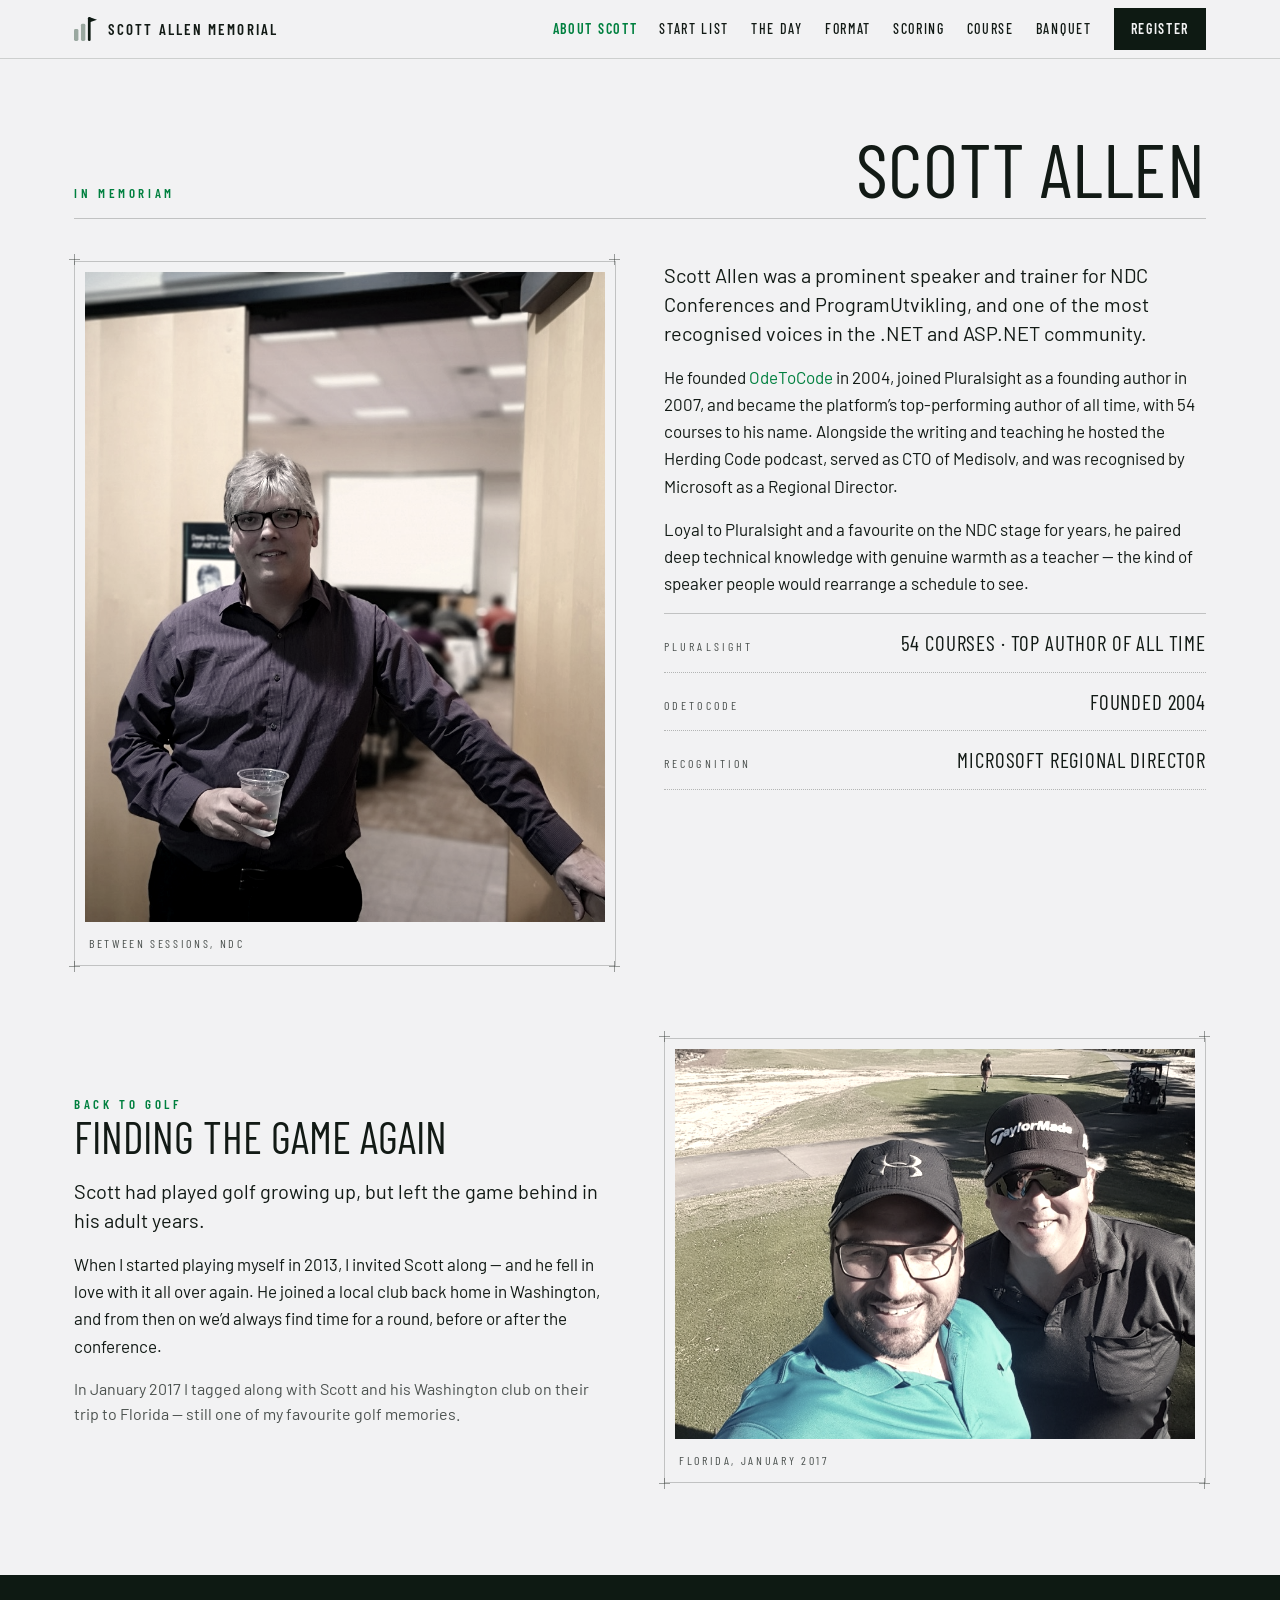
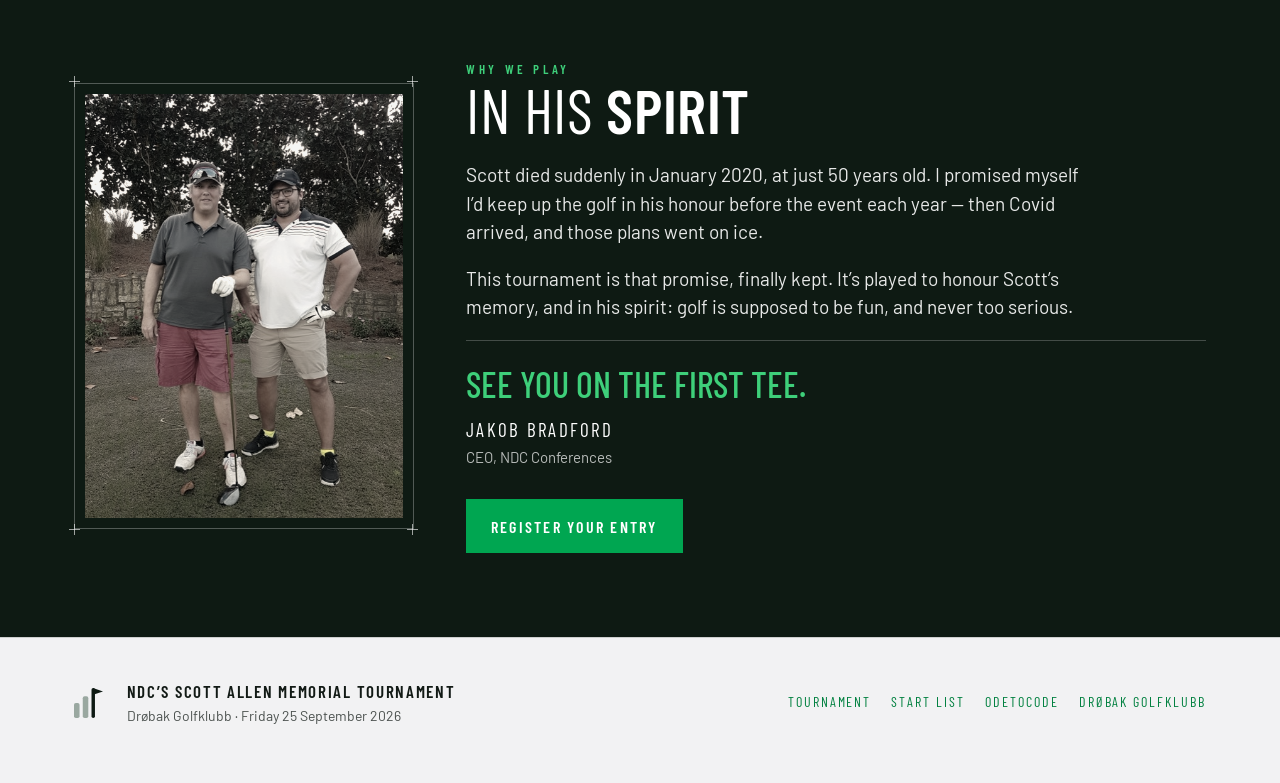
<file: about.html>
<!DOCTYPE html>
<html lang="en">
<head>
<meta charset="UTF-8" />
<meta name="viewport" content="width=device-width, initial-scale=1" />
<title>About Scott Allen &mdash; NDC&rsquo;s Scott Allen Memorial Tournament</title>
<meta name="description" content="In memoriam: Scott Allen — speaker and trainer for NDC Conferences, founding Pluralsight author, and the friend this tournament is played for." />
<meta property="og:title" content="About Scott Allen" />
<meta property="og:description" content="In memoriam: Scott Allen — and why NDC plays this tournament in his spirit." />
<meta property="og:type" content="website" />
<link rel="preconnect" href="https://fonts.googleapis.com" />
<link rel="preconnect" href="https://fonts.gstatic.com" crossorigin />
<link href="https://fonts.googleapis.com/css2?family=Barlow+Condensed:wght@400;500;600&family=Barlow:wght@400;500;600;700&display=swap" rel="stylesheet" />
<link rel="icon" href="assets/brand/favicon.svg" type="image/svg+xml" />
<link rel="stylesheet" href="styles.css" />
</head>
<body>

<header class="nav">
  <div class="nav-inner">
    <a class="brand" href="index.html">
      <img class="brand-mark" src="assets/brand/mark-ink.svg" alt="" />
      <span class="brand-name">Scott&nbsp;Allen Memorial</span>
    </a>
    <nav class="nav-links" id="navLinks">
      <span class="nav-current">About Scott</span>
      <a href="start-list.html">Start List</a>
      <a href="index.html#day">The Day</a>
      <a href="index.html#format">Format</a>
      <a href="index.html#scoring">Scoring</a>
      <a href="index.html#course">Course</a>
      <a href="index.html#banquet">Banquet</a>
      <a class="btn btn-dark btn-sm" href="index.html#register">Register</a>
    </nav>
    <button type="button" class="nav-toggle" id="navToggle" aria-expanded="false" aria-controls="navLinks" aria-label="Open menu">
      <span></span><span></span><span></span>
    </button>
  </div>
</header>

<main id="top">

  <!-- IN MEMORIAM -->
  <section class="sec sec-top">
    <div class="sec-head">
      <span class="sec-num">In Memoriam</span>
      <h1 class="sec-title sec-title-xl">Scott Allen</h1>
    </div>

    <div class="bio-top">
      <div class="bio-media"><span class="plus"></span><span class="plus plus-tr"></span><span class="plus plus-bl"></span><span class="plus plus-br"></span>
        <img src="assets/scott-portrait.jpg" alt="Scott Allen at an NDC conference" class="duo bio-portrait" />
        <div class="bio-caption">Between sessions, NDC</div>
      </div>
      <div class="prose">
        <p class="lead">Scott Allen was a prominent speaker and trainer for NDC Conferences and ProgramUtvikling, and one of the most recognised voices in the .NET and ASP.NET community.</p>
        <p>He founded <a href="https://odetocode.com" target="_blank" rel="noopener">OdeToCode</a> in 2004, joined Pluralsight as a founding author in 2007, and became the platform&rsquo;s top-performing author of all time, with 54 courses to his name. Alongside the writing and teaching he hosted the Herding Code podcast, served as CTO of Medisolv, and was recognised by Microsoft as a Regional Director.</p>
        <p>Loyal to Pluralsight and a favourite on the NDC stage for years, he paired deep technical knowledge with genuine warmth as a teacher &mdash; the kind of speaker people would rearrange a schedule to see.</p>
        <div class="record-list">
          <div class="record-row"><span class="cell-label">Pluralsight</span><span class="record-val">54 courses &middot; top author of all time</span></div>
          <div class="record-row"><span class="cell-label">OdeToCode</span><span class="record-val">Founded 2004</span></div>
          <div class="record-row"><span class="cell-label">Recognition</span><span class="record-val">Microsoft Regional Director</span></div>
        </div>
      </div>
    </div>

    <div class="bio-top bio-flip bio-later">
      <div class="prose">
        <div class="sec-num sec-num-block">Back to golf</div>
        <h2 class="bio-h">Finding the game again</h2>
        <p class="lead">Scott had played golf growing up, but left the game behind in his adult years.</p>
        <p>When I started playing myself in 2013, I invited Scott along &mdash; and he fell in love with it all over again. He joined a local club back home in Washington, and from then on we&rsquo;d always find time for a round, before or after the conference.</p>
        <p>In January 2017 I tagged along with Scott and his Washington club on their trip to Florida &mdash; still one of my favourite golf memories.</p>
      </div>
      <div class="bio-media"><span class="plus"></span><span class="plus plus-tr"></span><span class="plus plus-bl"></span><span class="plus plus-br"></span>
        <img src="assets/florida-tee.jpg" alt="Jakob Bradford and Scott Allen on the tee in Florida" class="duo bio-florida" />
        <div class="bio-caption">Florida, January 2017</div>
      </div>
    </div>
  </section>

  <!-- WHY WE PLAY -->
  <section class="spirit-band">
    <div class="spirit-grid">
      <div class="spirit-media"><span class="plus light"></span><span class="plus plus-tr light"></span><span class="plus plus-bl light"></span><span class="plus plus-br light"></span>
        <img src="assets/pair-driver.jpg" alt="Scott Allen and Jakob Bradford on the first tee" class="duo-heavy spirit-photo" />
      </div>
      <div class="spirit-text">
        <div class="sec-num bright sec-num-block">Why we play</div>
        <h2 class="sec-title light spirit-h">In his <span class="fw">spirit</span></h2>
        <p class="lead light spirit-p">Scott died suddenly in January 2020, at just 50 years old. I promised myself I&rsquo;d keep up the golf in his honour before the event each year &mdash; then Covid arrived, and those plans went on ice.</p>
        <p class="lead light spirit-p">This tournament is that promise, finally kept. It&rsquo;s played to honour Scott&rsquo;s memory, and in his spirit: golf is supposed to be fun, and never too serious.</p>
        <div class="spirit-signoff">
          <div class="ss-line">See you on the first tee.</div>
          <div class="ss-name">Jakob Bradford</div>
          <div class="ss-role">CEO, NDC Conferences</div>
        </div>
        <a class="btn btn-green spirit-cta" href="index.html#register">Register your entry</a>
      </div>
    </div>
  </section>

</main>

<footer class="foot">
  <div class="foot-inner">
    <img class="foot-mark" src="assets/brand/mark-ink.svg" alt="" />
    <div>
      <div class="foot-name">NDC&rsquo;s Scott Allen Memorial Tournament</div>
      <div class="foot-sub">Drøbak Golfklubb &middot; Friday 25 September 2026</div>
    </div>
    <div class="foot-links">
      <a href="index.html">Tournament</a>
      <a href="start-list.html">Start List</a>
      <a href="https://odetocode.com" target="_blank" rel="noopener">OdeToCode</a>
      <a href="https://drobakgolf.no" target="_blank" rel="noopener">Drøbak Golfklubb</a>
    </div>
  </div>
</footer>

<script src="nav.js"></script>
</body>
</html>
</file>
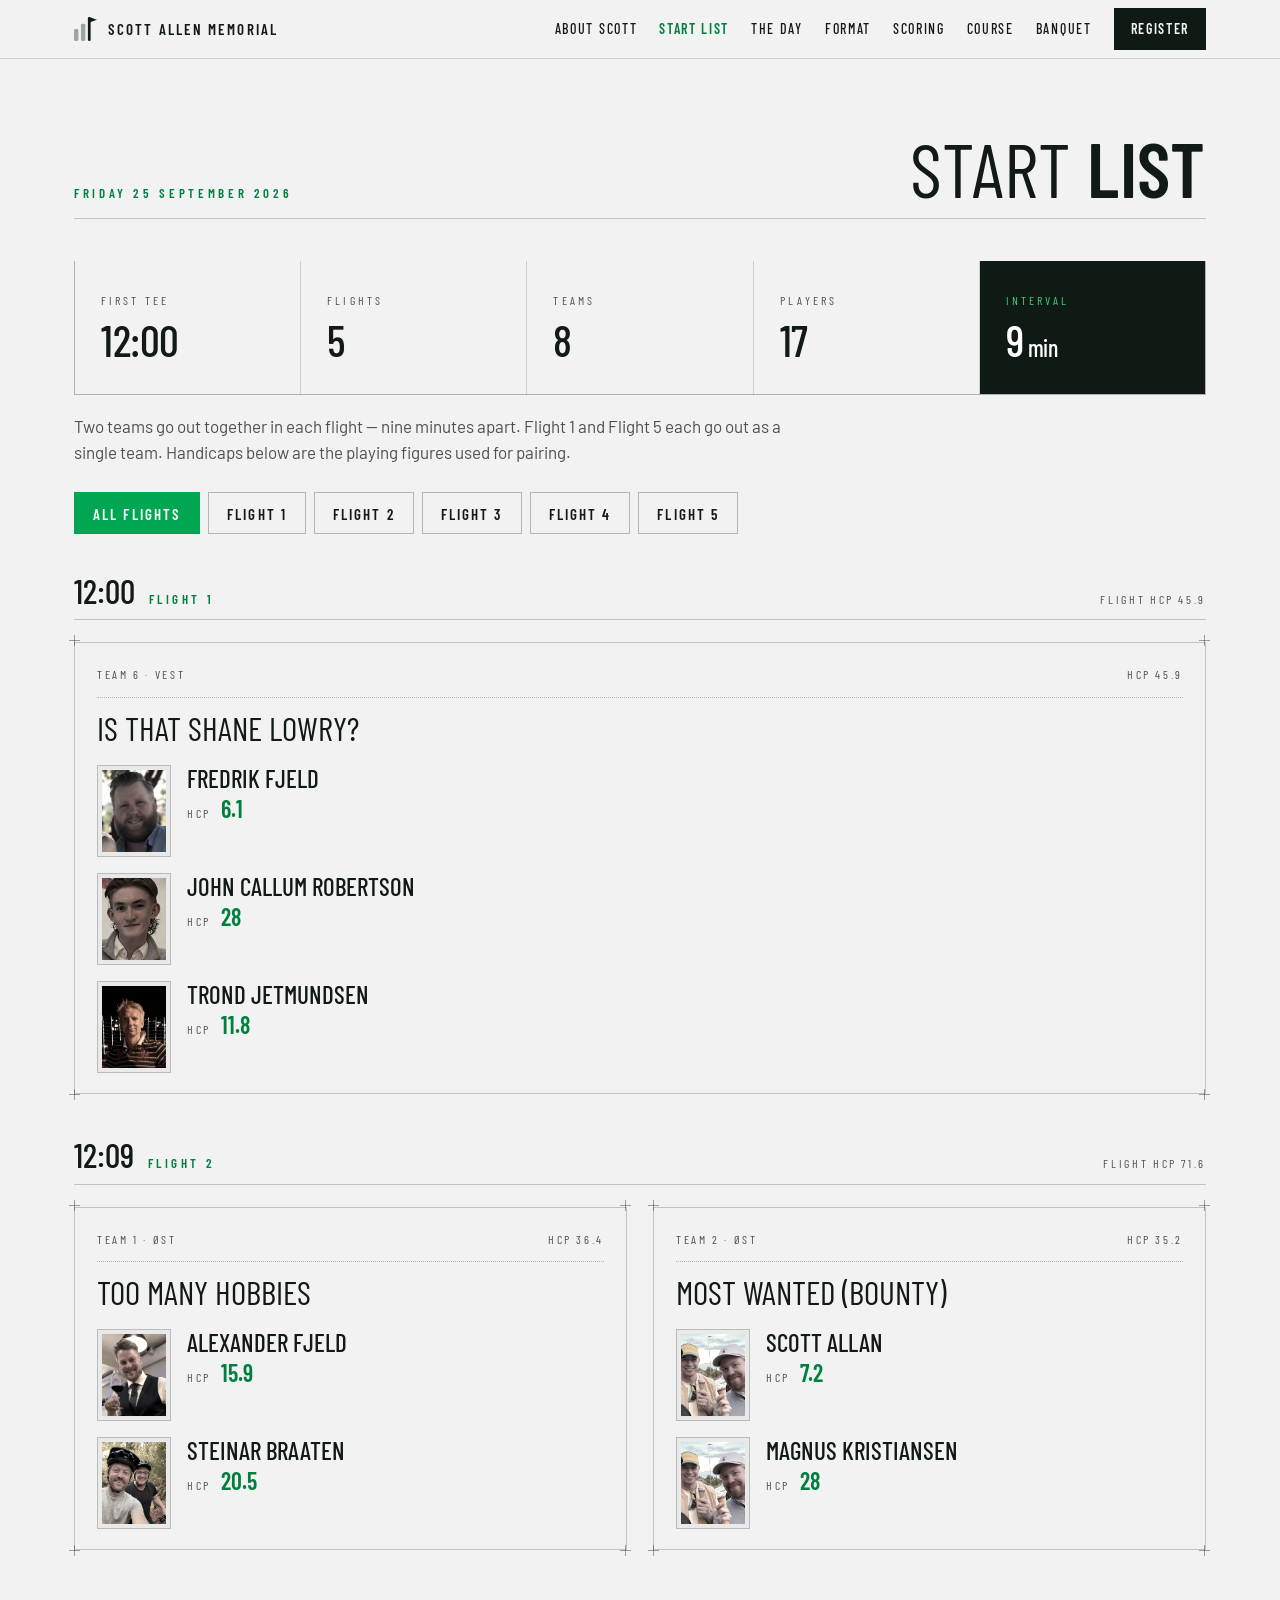
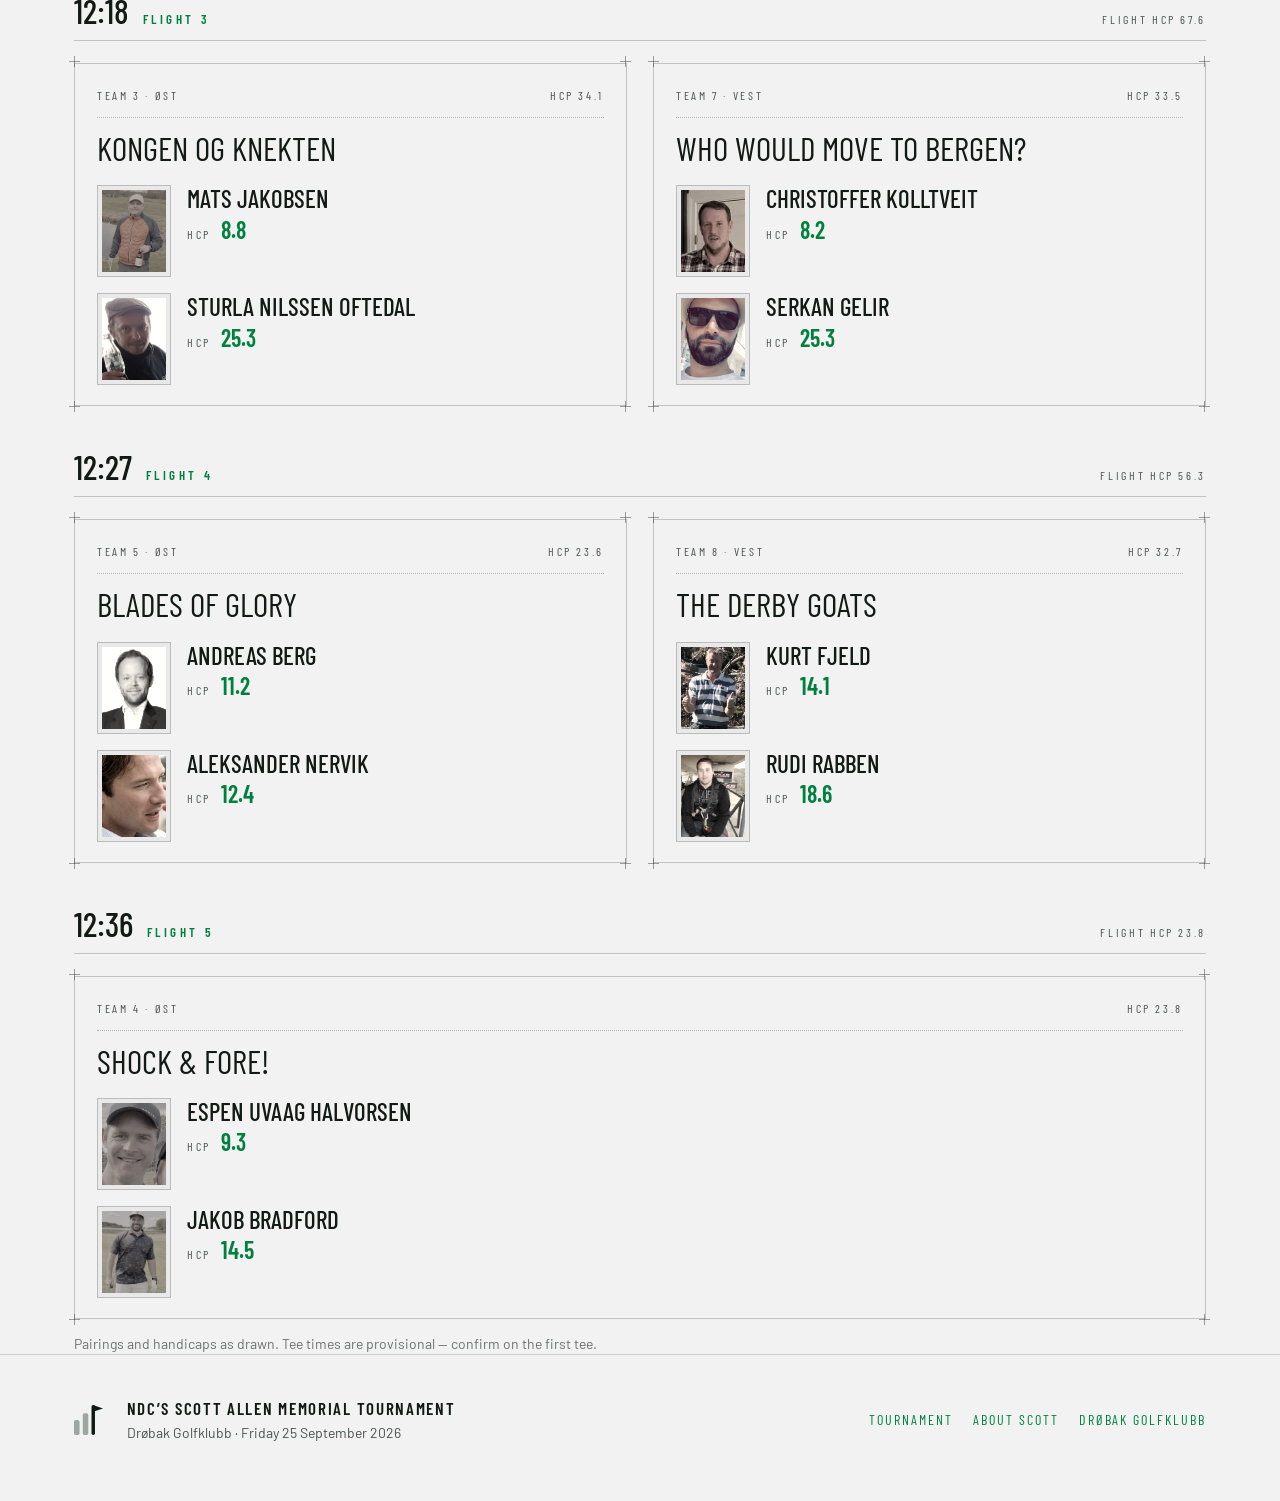
<file: start-list.html>
<!DOCTYPE html>
<html lang="en">
<head>
<meta charset="UTF-8" />
<meta name="viewport" content="width=device-width, initial-scale=1" />
<title>Start List &mdash; NDC&rsquo;s Scott Allen Memorial Tournament</title>
<meta name="description" content="The draw for NDC's Scott Allen Memorial Tournament — five flights, eight teams, seventeen players, off the first tee at Drøbak Golfklubb from 12:00, Friday 25 September 2026." />
<meta property="og:title" content="Start List — Scott Allen Memorial Tournament" />
<meta property="og:description" content="Five flights, eight teams, seventeen players. Off the first tee from 12:00, Friday 25 September 2026." />
<meta property="og:type" content="website" />
<link rel="preconnect" href="https://fonts.googleapis.com" />
<link rel="preconnect" href="https://fonts.gstatic.com" crossorigin />
<link href="https://fonts.googleapis.com/css2?family=Barlow+Condensed:wght@400;500;600&family=Barlow:wght@400;500;600;700&display=swap" rel="stylesheet" />
<link rel="icon" href="assets/brand/favicon.svg" type="image/svg+xml" />
<link rel="stylesheet" href="styles.css" />
</head>
<body>

<header class="nav">
  <div class="nav-inner">
    <a class="brand" href="index.html">
      <img class="brand-mark" src="assets/brand/mark-ink.svg" alt="" />
      <span class="brand-name">Scott&nbsp;Allen Memorial</span>
    </a>
    <nav class="nav-links" id="navLinks">
      <a href="about.html">About Scott</a>
      <span class="nav-current">Start List</span>
      <a href="index.html#day">The Day</a>
      <a href="index.html#format">Format</a>
      <a href="index.html#scoring">Scoring</a>
      <a href="index.html#course">Course</a>
      <a href="index.html#banquet">Banquet</a>
      <a class="btn btn-dark btn-sm" href="index.html#register">Register</a>
    </nav>
    <button type="button" class="nav-toggle" id="navToggle" aria-expanded="false" aria-controls="navLinks" aria-label="Open menu">
      <span></span><span></span><span></span>
    </button>
  </div>
</header>

<main id="top">

  <!-- START LIST -->
  <section class="sec sec-top">
    <div class="sec-head">
      <span class="sec-num">Friday 25 September 2026</span>
      <h1 class="sec-title sec-title-xl">Start <span class="fw">list</span></h1>
    </div>

    <div class="grid cells-5 sl-summary">
      <div class="cell">
        <div class="cell-label">First tee</div>
        <div class="cell-big">12:00</div>
      </div>
      <div class="cell">
        <div class="cell-label">Flights</div>
        <div class="cell-big">5</div>
      </div>
      <div class="cell">
        <div class="cell-label">Teams</div>
        <div class="cell-big">8</div>
      </div>
      <div class="cell">
        <div class="cell-label">Players</div>
        <div class="cell-big">17</div>
      </div>
      <div class="cell cell-dark">
        <div class="cell-label">Interval</div>
        <div class="cell-big">9<span class="unit"> min</span></div>
      </div>
    </div>

    <p class="sl-intro">Two teams go out together in each flight &mdash; nine minutes apart. Flight 1 and Flight 5 each go out as a single team. Handicaps below are the playing figures used for pairing.</p>

    <div class="sl-filters" id="slFilters">
      <button type="button" class="sl-filter" data-flight="all" aria-pressed="true">All flights</button>
      <button type="button" class="sl-filter" data-flight="1" aria-pressed="false">Flight 1</button>
      <button type="button" class="sl-filter" data-flight="2" aria-pressed="false">Flight 2</button>
      <button type="button" class="sl-filter" data-flight="3" aria-pressed="false">Flight 3</button>
      <button type="button" class="sl-filter" data-flight="4" aria-pressed="false">Flight 4</button>
      <button type="button" class="sl-filter" data-flight="5" aria-pressed="false">Flight 5</button>
    </div>

    <div class="fl-list" id="flightList">

      <!-- FLIGHT 1 -->
      <div class="fl-block" data-flight="1">
        <div class="fl-head">
          <span class="fl-time">12:00</span>
          <span class="fl-name">Flight 1</span>
          <span class="fl-total">Flight HCP 45.9</span>
        </div>
        <div class="fl-teams">

          <div class="team-card">
            <span class="plus" aria-hidden="true"></span>
            <span class="plus plus-tr" aria-hidden="true"></span>
            <span class="plus plus-bl" aria-hidden="true"></span>
            <span class="plus plus-br" aria-hidden="true"></span>
            <div class="team-badge-row">
              <span class="team-badge">Team 6 &middot; VEST</span>
              <span class="team-hcp">HCP 45.9</span>
            </div>
            <h2 class="team-name">Is That Shane Lowry?</h2>
            <div class="team-players">
              <div class="player-row">
                <div class="player-photo"><img class="duo" src="assets/players/fredrik-fjeld-v2.jpg" alt="Fredrik Fjeld" style="object-position: 50% 26%" /></div>
                <div class="player-info">
                  <div class="player-name">Fredrik Fjeld</div>
                  <div class="player-hcp"><span class="player-hcp-label">HCP</span><span class="player-hcp-val">6.1</span></div>
                </div>
              </div>
              <div class="player-row">
                <div class="player-photo"><img class="duo" src="assets/players/john-robertson.jpg" alt="John Callum Robertson" style="object-position: 50% 30%" /></div>
                <div class="player-info">
                  <div class="player-name">John Callum Robertson</div>
                  <div class="player-hcp"><span class="player-hcp-label">HCP</span><span class="player-hcp-val">28</span></div>
                </div>
              </div>
              <div class="player-row">
                <div class="player-photo"><img class="duo" src="assets/players/trond-jetmundsen.jpg" alt="Trond Jetmundsen" style="object-position: 50% 24%" /></div>
                <div class="player-info">
                  <div class="player-name">Trond Jetmundsen</div>
                  <div class="player-hcp"><span class="player-hcp-label">HCP</span><span class="player-hcp-val">11.8</span></div>
                </div>
              </div>
            </div>
          </div>

        </div>
      </div>

      <!-- FLIGHT 2 -->
      <div class="fl-block" data-flight="2">
        <div class="fl-head">
          <span class="fl-time">12:09</span>
          <span class="fl-name">Flight 2</span>
          <span class="fl-total">Flight HCP 71.6</span>
        </div>
        <div class="fl-teams">

          <div class="team-card">
            <span class="plus" aria-hidden="true"></span>
            <span class="plus plus-tr" aria-hidden="true"></span>
            <span class="plus plus-bl" aria-hidden="true"></span>
            <span class="plus plus-br" aria-hidden="true"></span>
            <div class="team-badge-row">
              <span class="team-badge">Team 1 &middot; &Oslash;ST</span>
              <span class="team-hcp">HCP 36.4</span>
            </div>
            <h2 class="team-name">Too Many Hobbies</h2>
            <div class="team-players">
              <div class="player-row">
                <div class="player-photo"><img class="duo" src="assets/players/alexander-fjeld-v2.jpg" alt="Alexander Fjeld" style="object-position: 56% 24%" /></div>
                <div class="player-info">
                  <div class="player-name">Alexander Fjeld</div>
                  <div class="player-hcp"><span class="player-hcp-label">HCP</span><span class="player-hcp-val">15.9</span></div>
                </div>
              </div>
              <div class="player-row">
                <div class="player-photo"><img class="duo" src="assets/players/steinar-braaten.jpg" alt="Steinar Braaten" style="object-position: 28% 34%" /></div>
                <div class="player-info">
                  <div class="player-name">Steinar Braaten</div>
                  <div class="player-hcp"><span class="player-hcp-label">HCP</span><span class="player-hcp-val">20.5</span></div>
                </div>
              </div>
            </div>
          </div>

          <div class="team-card">
            <span class="plus" aria-hidden="true"></span>
            <span class="plus plus-tr" aria-hidden="true"></span>
            <span class="plus plus-bl" aria-hidden="true"></span>
            <span class="plus plus-br" aria-hidden="true"></span>
            <div class="team-badge-row">
              <span class="team-badge">Team 2 &middot; &Oslash;ST</span>
              <span class="team-hcp">HCP 35.2</span>
            </div>
            <h2 class="team-name">Most Wanted (Bounty)</h2>
            <div class="team-players">
              <div class="player-row">
                <div class="player-photo"><img class="duo" src="assets/players/magnus-scott.jpg" alt="Scott Allan" style="object-position: 20% 24%" /></div>
                <div class="player-info">
                  <div class="player-name">Scott Allan</div>
                  <div class="player-hcp"><span class="player-hcp-label">HCP</span><span class="player-hcp-val">7.2</span></div>
                </div>
              </div>
              <div class="player-row">
                <div class="player-photo"><img class="duo" src="assets/players/magnus-scott.jpg" alt="Magnus Kristiansen" style="object-position: 20% 24%" /></div>
                <div class="player-info">
                  <div class="player-name">Magnus Kristiansen</div>
                  <div class="player-hcp"><span class="player-hcp-label">HCP</span><span class="player-hcp-val">28</span></div>
                </div>
              </div>
            </div>
          </div>

        </div>
      </div>

      <!-- FLIGHT 3 -->
      <div class="fl-block" data-flight="3">
        <div class="fl-head">
          <span class="fl-time">12:18</span>
          <span class="fl-name">Flight 3</span>
          <span class="fl-total">Flight HCP 67.6</span>
        </div>
        <div class="fl-teams">

          <div class="team-card">
            <span class="plus" aria-hidden="true"></span>
            <span class="plus plus-tr" aria-hidden="true"></span>
            <span class="plus plus-bl" aria-hidden="true"></span>
            <span class="plus plus-br" aria-hidden="true"></span>
            <div class="team-badge-row">
              <span class="team-badge">Team 3 &middot; &Oslash;ST</span>
              <span class="team-hcp">HCP 34.1</span>
            </div>
            <h2 class="team-name">Kongen og Knekten</h2>
            <div class="team-players">
              <div class="player-row">
                <div class="player-photo"><img class="duo" src="assets/players/mats-jakobsen-v2.jpg" alt="Mats Jakobsen" style="object-position: 50% 22%" /></div>
                <div class="player-info">
                  <div class="player-name">Mats Jakobsen</div>
                  <div class="player-hcp"><span class="player-hcp-label">HCP</span><span class="player-hcp-val">8.8</span></div>
                </div>
              </div>
              <div class="player-row">
                <div class="player-photo"><img class="duo" src="assets/players/sturla-oftedal.jpg" alt="Sturla Nilssen Oftedal" style="object-position: 42% 28%" /></div>
                <div class="player-info">
                  <div class="player-name">Sturla Nilssen Oftedal</div>
                  <div class="player-hcp"><span class="player-hcp-label">HCP</span><span class="player-hcp-val">25.3</span></div>
                </div>
              </div>
            </div>
          </div>

          <div class="team-card">
            <span class="plus" aria-hidden="true"></span>
            <span class="plus plus-tr" aria-hidden="true"></span>
            <span class="plus plus-bl" aria-hidden="true"></span>
            <span class="plus plus-br" aria-hidden="true"></span>
            <div class="team-badge-row">
              <span class="team-badge">Team 7 &middot; VEST</span>
              <span class="team-hcp">HCP 33.5</span>
            </div>
            <h2 class="team-name">Who would move to Bergen?</h2>
            <div class="team-players">
              <div class="player-row">
                <div class="player-photo"><img class="duo" src="assets/players/christoffer-kolltveit-v2.jpg" alt="Christoffer Kolltveit" style="object-position: 50% 34%" /></div>
                <div class="player-info">
                  <div class="player-name">Christoffer Kolltveit</div>
                  <div class="player-hcp"><span class="player-hcp-label">HCP</span><span class="player-hcp-val">8.2</span></div>
                </div>
              </div>
              <div class="player-row">
                <div class="player-photo"><img class="duo" src="assets/players/serkan-gelir.jpg" alt="Serkan Gelir" style="object-position: 50% 40%" /></div>
                <div class="player-info">
                  <div class="player-name">Serkan Gelir</div>
                  <div class="player-hcp"><span class="player-hcp-label">HCP</span><span class="player-hcp-val">25.3</span></div>
                </div>
              </div>
            </div>
          </div>

        </div>
      </div>

      <!-- FLIGHT 4 -->
      <div class="fl-block" data-flight="4">
        <div class="fl-head">
          <span class="fl-time">12:27</span>
          <span class="fl-name">Flight 4</span>
          <span class="fl-total">Flight HCP 56.3</span>
        </div>
        <div class="fl-teams">

          <div class="team-card">
            <span class="plus" aria-hidden="true"></span>
            <span class="plus plus-tr" aria-hidden="true"></span>
            <span class="plus plus-bl" aria-hidden="true"></span>
            <span class="plus plus-br" aria-hidden="true"></span>
            <div class="team-badge-row">
              <span class="team-badge">Team 5 &middot; &Oslash;ST</span>
              <span class="team-hcp">HCP 23.6</span>
            </div>
            <h2 class="team-name">Blades of Glory</h2>
            <div class="team-players">
              <div class="player-row">
                <div class="player-photo"><img class="duo" src="assets/players/andreas-berg.jpg" alt="Andreas Berg" style="object-position: 50% 26%" /></div>
                <div class="player-info">
                  <div class="player-name">Andreas Berg</div>
                  <div class="player-hcp"><span class="player-hcp-label">HCP</span><span class="player-hcp-val">11.2</span></div>
                </div>
              </div>
              <div class="player-row">
                <div class="player-photo"><img class="duo" src="assets/players/aleksander-nervik.jpg" alt="Aleksander Nervik" style="object-position: 40% 34%" /></div>
                <div class="player-info">
                  <div class="player-name">Aleksander Nervik</div>
                  <div class="player-hcp"><span class="player-hcp-label">HCP</span><span class="player-hcp-val">12.4</span></div>
                </div>
              </div>
            </div>
          </div>

          <div class="team-card">
            <span class="plus" aria-hidden="true"></span>
            <span class="plus plus-tr" aria-hidden="true"></span>
            <span class="plus plus-bl" aria-hidden="true"></span>
            <span class="plus plus-br" aria-hidden="true"></span>
            <div class="team-badge-row">
              <span class="team-badge">Team 8 &middot; VEST</span>
              <span class="team-hcp">HCP 32.7</span>
            </div>
            <h2 class="team-name">The Derby GOATS</h2>
            <div class="team-players">
              <div class="player-row">
                <div class="player-photo"><img class="duo" src="assets/players/kurt-fjeld-v2.jpg" alt="Kurt Fjeld" style="object-position: 50% 22%" /></div>
                <div class="player-info">
                  <div class="player-name">Kurt Fjeld</div>
                  <div class="player-hcp"><span class="player-hcp-label">HCP</span><span class="player-hcp-val">14.1</span></div>
                </div>
              </div>
              <div class="player-row">
                <div class="player-photo"><img class="duo" src="assets/players/rudi-rabben.jpg" alt="Rudi Rabben" style="object-position: 40% 22%" /></div>
                <div class="player-info">
                  <div class="player-name">Rudi Rabben</div>
                  <div class="player-hcp"><span class="player-hcp-label">HCP</span><span class="player-hcp-val">18.6</span></div>
                </div>
              </div>
            </div>
          </div>

        </div>
      </div>

      <!-- FLIGHT 5 -->
      <div class="fl-block" data-flight="5">
        <div class="fl-head">
          <span class="fl-time">12:36</span>
          <span class="fl-name">Flight 5</span>
          <span class="fl-total">Flight HCP 23.8</span>
        </div>
        <div class="fl-teams">

          <div class="team-card">
            <span class="plus" aria-hidden="true"></span>
            <span class="plus plus-tr" aria-hidden="true"></span>
            <span class="plus plus-bl" aria-hidden="true"></span>
            <span class="plus plus-br" aria-hidden="true"></span>
            <div class="team-badge-row">
              <span class="team-badge">Team 4 &middot; &Oslash;ST</span>
              <span class="team-hcp">HCP 23.8</span>
            </div>
            <h2 class="team-name">Shock &amp; Fore!</h2>
            <div class="team-players">
              <div class="player-row">
                <div class="player-photo"><img class="duo" src="assets/players/espen-halvorsen.jpg" alt="Espen Uvaag Halvorsen" style="object-position: 44% 34%" /></div>
                <div class="player-info">
                  <div class="player-name">Espen Uvaag Halvorsen</div>
                  <div class="player-hcp"><span class="player-hcp-label">HCP</span><span class="player-hcp-val">9.3</span></div>
                </div>
              </div>
              <div class="player-row">
                <div class="player-photo"><img class="duo" src="assets/players/jakob-bradford.jpg" alt="Jakob Bradford" style="object-position: 50% 22%" /></div>
                <div class="player-info">
                  <div class="player-name">Jakob Bradford</div>
                  <div class="player-hcp"><span class="player-hcp-label">HCP</span><span class="player-hcp-val">14.5</span></div>
                </div>
              </div>
            </div>
          </div>

        </div>
      </div>

    </div>

    <p class="foot-note">Pairings and handicaps as drawn. Tee times are provisional &mdash; confirm on the first tee.</p>
  </section>

</main>

<footer class="foot">
  <div class="foot-inner">
    <img class="foot-mark" src="assets/brand/mark-ink.svg" alt="" />
    <div>
      <div class="foot-name">NDC&rsquo;s Scott Allen Memorial Tournament</div>
      <div class="foot-sub">Drøbak Golfklubb &middot; Friday 25 September 2026</div>
    </div>
    <div class="foot-links">
      <a href="index.html">Tournament</a>
      <a href="about.html">About Scott</a>
      <a href="https://drobakgolf.no" target="_blank" rel="noopener">Drøbak Golfklubb</a>
    </div>
  </div>
</footer>

<script src="nav.js"></script>
<script src="start-list.js"></script>
</body>
</html>
</file>
<file: styles.css>
/* =========================================================
   NDC's Scott Allen Memorial Tournament
   Bold modern tournament styling — Barlow Condensed + Barlow
   ========================================================= */

:root {
  --bg:        #f2f2f3;
  --panel:     #e9e9ea;
  --ink:       #121a15;
  --ink-2:     #0e1a13;
  --line:      rgba(18, 26, 21, 0.16);
  --line-2:    rgba(18, 26, 21, 0.22);
  --muted:     rgba(18, 26, 21, 0.74);
  --muted-2:   rgba(18, 26, 21, 0.6);
  --green:     #00a651;
  --green-d:   #00803f;
  --green-dd:  #0e5c33;
  --green-br:  #3ecf7a;
  --white:     #ffffff;
  --maxw: 1180px;
  --cond: "Barlow Condensed", "Arial Narrow", system-ui, sans-serif;
  --sans: "Barlow", system-ui, -apple-system, sans-serif;
}

* { box-sizing: border-box; }
html { scroll-behavior: smooth; }
body {
  margin: 0;
  background: var(--bg);
  color: var(--ink);
  font-family: var(--sans);
  font-size: 17px;
  line-height: 1.6;
  -webkit-font-smoothing: antialiased;
}
a { color: var(--green-d); text-decoration: none; }
a:hover { color: var(--green-dd); }
::selection { background: rgba(0, 166, 81, 0.22); }
img { max-width: 100%; display: block; }
:focus-visible { outline: 2px solid var(--green); outline-offset: 2px; }
strong { font-weight: 600; }
.fw { font-weight: 600; }

/* ---------- Buttons ---------- */
.btn {
  display: inline-block;
  font-family: var(--cond);
  font-size: 16px;
  font-weight: 600;
  letter-spacing: 0.14em;
  text-transform: uppercase;
  padding: 14px 24px 12px;
  border: 1px solid transparent;
  cursor: pointer;
  transition: background .16s ease, color .16s ease, border-color .16s ease;
}
.btn-sm { font-size: 14px; padding: 9px 16px 8px; letter-spacing: 0.12em; }
.btn-dark { background: var(--ink-2); color: var(--bg); }
.btn-dark:hover { background: #1c2f23; color: var(--bg); }
.btn-green { background: var(--green); color: var(--white); }
.btn-green:hover { background: var(--green-d); color: var(--white); }
.btn-ghost { color: var(--white); border-color: rgba(255, 255, 255, 0.5); }
.btn-ghost:hover { border-color: #fff; background: rgba(255, 255, 255, 0.1); color: #fff; }
.btn-white { background: #fff; color: var(--ink-2); }
.btn-white:hover { background: var(--green-br); color: var(--ink-2); }
.btn-block { width: 100%; text-align: center; }

/* ---------- Plus corner marks ---------- */
.plus { position: absolute; top: -8px; left: -6px; width: 12px; height: 12px; pointer-events: none; }
.plus::before, .plus::after { content: ""; position: absolute; background: rgba(18, 26, 21, 0.4); }
.plus::before { left: 5px; top: 0; width: 1px; height: 11px; }
.plus::after { top: 5px; left: 0; height: 1px; width: 11px; }
.plus.plus-tr { left: auto; right: -6px; }
.plus.plus-bl { top: auto; bottom: -8px; }
.plus.plus-br { top: auto; bottom: -8px; left: auto; right: -6px; }
.plus.light::before, .plus.light::after { background: rgba(255, 255, 255, 0.6); }

/* ---------- Header ---------- */
.nav {
  position: sticky; top: 0; z-index: 40;
  background: rgba(242, 242, 243, 0.94);
  backdrop-filter: blur(8px);
  border-bottom: 1px solid var(--line);
}
.nav-inner {
  max-width: var(--maxw); margin: 0 auto; padding: 0 24px;
  height: 58px; display: flex; align-items: center; gap: 28px;
}
.brand { display: flex; align-items: center; gap: 11px; color: var(--ink); flex: none; }
.brand-mark { height: 24px; width: auto; display: block; }
.brand-name {
  font-family: var(--cond); font-weight: 600; font-size: 15px;
  letter-spacing: 0.14em; text-transform: uppercase; line-height: 1;
}
.nav-links { margin-left: auto; display: flex; gap: 22px; align-items: center; }
.nav-links a:not(.btn) {
  font-family: var(--cond); font-size: 14px; font-weight: 500;
  letter-spacing: 0.12em; text-transform: uppercase; color: var(--ink);
}
.nav-links a:not(.btn):hover { color: var(--green-d); }
.nav-current {
  font-family: var(--cond); font-size: 14px; font-weight: 600;
  letter-spacing: 0.12em; text-transform: uppercase; color: var(--green-d);
}
.nav-toggle { display: none; }
body.nav-lock { overflow: hidden; }

/* ---------- Hero ---------- */
.hero {
  position: relative;
  min-height: 640px;
  display: flex; flex-direction: column; justify-content: flex-end;
  overflow: hidden;
  background: var(--ink-2);
  color: #fff;
}
.hero-media {
  position: absolute; inset: 0;
  width: 100%; height: 100%; object-fit: cover; object-position: center 42%;
  filter: saturate(0.78) contrast(1.05) brightness(1.02);
}
.hero-tint {
  position: absolute; inset: 0;
  background: var(--green-dd);
  mix-blend-mode: color;
  opacity: 0.32;
}
.hero-scrim {
  position: absolute; inset: 0;
  background: linear-gradient(180deg,
    rgba(14, 26, 19, 0.68) 0%,
    rgba(14, 26, 19, 0.4) 30%,
    rgba(14, 26, 19, 0.62) 62%,
    rgba(14, 26, 19, 0.92) 100%);
}
.hero-body {
  position: relative;
  max-width: var(--maxw); width: 100%;
  margin: 0 auto; padding: 120px 24px 34px;
}
.kicker {
  display: flex; align-items: center; gap: 14px;
  margin: 0 0 20px;
  font-family: var(--cond); font-size: 14px; font-weight: 600;
  letter-spacing: 0.3em; text-transform: uppercase; color: #fff;
  text-shadow: 0 1px 14px rgba(14, 26, 19, 0.85);
}
.kicker-tick { width: 44px; height: 1px; background: #fff; flex: none; }
.hero-title {
  margin: 0;
  font-family: var(--cond); font-weight: 400;
  font-size: clamp(50px, 9vw, 128px);
  line-height: 0.88; letter-spacing: -0.005em;
  text-transform: uppercase; text-wrap: balance;
  text-shadow: 0 2px 30px rgba(14, 26, 19, 0.5);
}
.hero-lead {
  margin: 24px 0 0; max-width: 48ch;
  font-size: 19px; line-height: 1.5; color: rgba(255, 255, 255, 0.92);
}
.hero-cta { margin-top: 32px; display: flex; flex-wrap: wrap; gap: 12px; }

.hero-stats {
  position: relative;
  border-top: 1px solid rgba(255, 255, 255, 0.22);
  max-width: var(--maxw); width: 100%; margin: 0 auto; padding: 0 24px;
  display: grid; grid-template-columns: repeat(4, 1fr);
}
.hero-stat { padding: 18px 22px 16px; border-right: 1px solid rgba(255, 255, 255, 0.16); }
.hero-stat:first-child { padding-left: 0; }
.hero-stat:last-child { border-right: 0; padding-right: 0; }
.hs-label {
  display: block;
  font-family: var(--cond); font-size: 12px; letter-spacing: 0.24em;
  text-transform: uppercase; color: rgba(255, 255, 255, 0.62);
}
.hs-value {
  display: block; margin-top: 2px;
  font-family: var(--cond); font-size: 21px; font-weight: 500;
  letter-spacing: 0.02em; text-transform: uppercase; color: #fff;
}

/* ---------- Section shell ---------- */
.sec { max-width: var(--maxw); margin: 0 auto; padding: 92px 24px 0; }
.sec:last-of-type { padding-bottom: 0; }
.sec-top { padding-top: 72px; }
.sec-head {
  display: flex; align-items: baseline; gap: 16px;
  border-bottom: 1px solid var(--line-2);
  padding-bottom: 14px; margin-bottom: 42px;
}
.sec-num {
  font-family: var(--cond); font-size: 13px; font-weight: 600;
  letter-spacing: 0.28em; text-transform: uppercase; color: var(--green-d);
}
.sec-num.light { color: rgba(255, 255, 255, 0.82); }
.sec-num.bright { color: var(--green-br); }
.sec-title {
  margin: 0 0 0 auto;
  font-family: var(--cond); font-weight: 400;
  font-size: clamp(32px, 4.6vw, 54px); line-height: 1;
  letter-spacing: 0.01em; text-transform: uppercase;
}
.sec-title.light { color: #fff; }
.sec-title-xl { font-size: clamp(38px, 6vw, 78px); line-height: 0.94; }
.sec-num-block { display: block; }
.lead { font-size: 20px; line-height: 1.45; }
p.lead { margin: 0 0 18px; }

/* ---------- Grid of cells ---------- */
.grid {
  display: grid; gap: 1px;
  background: var(--line); border: 1px solid var(--line);
}
.cells-4 { grid-template-columns: repeat(4, 1fr); border-top: none; }
.cats { grid-template-columns: repeat(2, 1fr); margin-top: 56px; }
.stat-row { grid-template-columns: repeat(3, 1fr); margin-top: 40px; }
.cell { background: var(--bg); padding: 30px 26px 32px; position: relative; }
.cell-dark { background: var(--ink-2); color: #fff; }
.cell-label {
  font-family: var(--cond); font-size: 12px; letter-spacing: 0.26em;
  text-transform: uppercase; color: var(--muted);
}
.cell-dark .cell-label { color: var(--green-br); }
.cell-big {
  font-family: var(--cond); font-size: 60px; font-weight: 500; line-height: 1;
  margin: 8px 0 14px; letter-spacing: -0.01em;
}
.cell-big .unit { font-size: 24px; }
.cell p { margin: 0; font-size: 15px; line-height: 1.55; color: var(--muted); }
.cell-dark p { color: rgba(255, 255, 255, 0.8); }
.cat-name {
  margin: 6px 0 14px;
  font-family: var(--cond); font-weight: 500; font-size: 40px; line-height: 1;
  text-transform: uppercase;
}
.cats .cell p { font-size: 16px; }
.cat-eg {
  margin-top: 16px !important; padding-top: 14px;
  border-top: 1px dotted rgba(18, 26, 21, 0.3);
  font-size: 14px !important; color: var(--muted-2) !important;
}
.cat-eg .hl { color: var(--green-d); }

/* ---------- Format top ---------- */
.format-top {
  display: grid; grid-template-columns: 1fr 1fr; gap: 48px; align-items: start;
}
.prose p { margin: 0 0 16px; }
.prose p:last-child { margin-bottom: 0; font-size: 16px; color: var(--muted); }

.points { border: 1px solid var(--line-2); background: var(--panel); position: relative; }
.points-head {
  padding: 14px 18px; border-bottom: 1px solid var(--line-2);
  font-family: var(--cond); font-size: 12px; letter-spacing: 0.26em;
  text-transform: uppercase; color: var(--muted);
}
.pt {
  display: flex; align-items: baseline; justify-content: space-between;
  padding: 11px 18px; border-bottom: 1px dotted rgba(18, 26, 21, 0.22);
}
.pt:last-child { border-bottom: 0; }
.pt span:first-child { font-size: 16px; }
.pt-val { font-family: var(--cond); font-size: 27px; font-weight: 600; line-height: 1; }
.pt-good span:first-child { color: var(--green-d); font-weight: 500; }
.pt-good .pt-val { color: var(--green-d); }

/* ---------- Green section ---------- */
.sec-green { margin-top: 92px; background: var(--green); }
.green-inner {
  max-width: var(--maxw); margin: 0 auto; padding: 76px 24px;
  display: grid; grid-template-columns: 1.2fr 1fr; gap: 52px; align-items: center;
}
.green-text .sec-title { margin: 0 0 20px; }
.light { color: #fff; }
.light-dim { color: rgba(255, 255, 255, 0.9); font-size: 16px; margin: 0 0 28px; }
.green-text .lead { color: #fff; margin-bottom: 16px; }
.green-box {
  border: 1px solid rgba(255, 255, 255, 0.45);
  padding: 52px 40px; position: relative;
  display: flex; flex-direction: column; align-items: center; gap: 6px;
}
.app-lockup { width: 260px; max-width: 100%; height: auto; display: block; }

/* ---------- Course ---------- */
.course-prose {
  display: grid; grid-template-columns: 1fr 1fr; gap: 48px; align-items: start;
}
.course-prose p { margin: 0; }
.course-prose p:last-child { font-size: 16px; color: var(--muted); }
.st-value {
  font-family: var(--cond); font-size: 44px; font-weight: 500; line-height: 1.05;
}
.st-value .unit { font-size: 20px; }

/* ---------- Hole-by-hole flyover films ---------- */
.hole-guide { margin-top: 56px; }
.hg-head {
  display: flex; align-items: baseline; gap: 16px;
  border-bottom: 1px solid var(--line-2); padding-bottom: 12px; margin-bottom: 24px;
}
.hg-sub {
  margin-left: auto;
  font-family: var(--cond); font-size: 13px; letter-spacing: 0.2em;
  text-transform: uppercase; color: var(--muted);
}
.hg-selector {
  display: grid; grid-template-columns: repeat(9, minmax(0, 1fr));
  gap: 6px; margin-bottom: 24px;
}
.hg-sq {
  appearance: none; cursor: pointer; border-radius: 0;
  border: 1px solid var(--line-2); background: transparent; color: var(--ink);
  font-family: var(--cond); font-size: 17px; font-weight: 600; line-height: 1;
  padding: 9px 0 7px; transition: border-color .14s ease, background .14s ease, color .14s ease;
}
.hg-sq:hover { border-color: var(--green); }
.hg-sq[aria-pressed="true"] { border-color: var(--green); background: var(--green); color: #fff; }

.hg-body { display: flex; flex-wrap: wrap; gap: 32px; align-items: flex-start; }
.hg-plate {
  position: relative; border: 1px solid var(--line-2); padding: 10px;
  flex: 1 1 380px; min-width: 280px;
}
.hg-film {
  display: block; width: 100%; position: relative;
  aspect-ratio: 16 / 9; overflow: hidden; background: var(--ink-2);
}
.hg-still {
  position: absolute; inset: 0; width: 100%; height: 100%; object-fit: cover;
  filter: saturate(0.42) contrast(1.06) sepia(0.12) hue-rotate(-8deg);
}
.hg-scrim { position: absolute; inset: 0; background: rgba(14, 26, 19, 0.28); }
.hg-badge {
  position: absolute; left: 50%; top: 50%; transform: translate(-50%, -50%);
  display: flex; align-items: center; gap: 10px; white-space: nowrap;
  background: var(--green); color: #fff;
  font-family: var(--cond); font-size: 17px; font-weight: 600;
  letter-spacing: 0.16em; text-transform: uppercase; padding: 13px 22px 11px;
}
.hg-film:hover .hg-badge { background: var(--green-d); }

.hg-data { flex: 1 1 200px; min-width: 200px; max-width: 300px; }
.hg-number {
  font-family: var(--cond); font-size: 84px; font-weight: 500;
  line-height: 0.9; margin: 4px 0 18px;
}
.hg-rows { display: flex; flex-direction: column; border-top: 1px solid var(--line-2); }
.hg-row {
  display: flex; justify-content: space-between; align-items: baseline;
  padding: 10px 0; border-bottom: 1px dotted rgba(18, 26, 21, 0.28);
}
.hg-val { font-family: var(--cond); font-size: 26px; font-weight: 600; line-height: 1; }
.hg-nav { display: flex; gap: 8px; margin-top: 20px; }
.hg-btn {
  flex: 1; appearance: none; cursor: pointer; border-radius: 0;
  border: 1px solid rgba(18, 26, 21, 0.35); background: transparent; color: var(--ink);
  font-family: var(--cond); font-size: 15px; font-weight: 600;
  letter-spacing: 0.14em; text-transform: uppercase; padding: 12px 10px 10px;
  transition: border-color .14s ease, color .14s ease;
}
.hg-btn:hover { border-color: var(--green); color: var(--green-d); }
.hg-watch {
  display: inline-block; margin-top: 16px;
  font-family: var(--cond); font-size: 13px; letter-spacing: 0.18em; text-transform: uppercase;
}
.foot-note { margin: 14px 0 0; font-size: 14px; line-height: 1.5; color: var(--muted-2); }

/* ---------- Banquet panel ---------- */
.panel {
  border: 1px solid var(--line-2); position: relative;
  display: grid; grid-template-columns: 1.3fr 1fr;
}
.panel-main { padding: 46px 38px; }
.panel-main .sec-num { display: block; margin-bottom: 12px; }
.panel-main .sec-title { margin: 0 0 18px; }
.panel-main p { margin: 0 0 14px; }
.panel-main p:last-child { font-size: 16px; color: var(--muted); margin: 0; }
.panel-side {
  border-left: 1px solid var(--line); background: var(--panel);
  padding: 46px 38px; display: flex; flex-direction: column; gap: 20px;
}
.pside-row { padding-bottom: 18px; border-bottom: 1px dotted rgba(18, 26, 21, 0.3); }
.pside-row:last-child { padding-bottom: 0; border-bottom: 0; }
.pside-val {
  font-family: var(--cond); font-size: 28px; font-weight: 500; line-height: 1.1;
  text-transform: uppercase; margin-top: 2px;
}
.pside-sub { margin-top: 4px; font-size: 14px; color: var(--muted); }
.pside-val a, .panel-main a { color: inherit; text-decoration: underline; text-underline-offset: 3px; }

/* ---------- Register ---------- */
.sec-dark { margin-top: 92px; background: var(--ink-2); }
.reg-inner {
  max-width: var(--maxw); margin: 0 auto; padding: 84px 24px;
  display: grid; grid-template-columns: 1fr 1fr; gap: 56px; align-items: start;
}
.reg-h { margin: 0 0 20px; font-size: clamp(38px, 5.6vw, 68px); line-height: 0.94; }
.reg-left .lead { color: rgba(255, 255, 255, 0.86); max-width: 40ch; }
.reg-facts { margin-top: 22px; border-top: 1px solid rgba(255, 255, 255, 0.2); }
.rf-row {
  display: flex; justify-content: space-between; gap: 16px;
  padding: 13px 0; border-bottom: 1px solid rgba(255, 255, 255, 0.2);
}
.rf-row span:first-child {
  font-family: var(--cond); font-size: 13px; letter-spacing: 0.22em;
  text-transform: uppercase; color: rgba(255, 255, 255, 0.6);
}
.rf-v {
  font-family: var(--cond); font-size: 16px; letter-spacing: 0.06em;
  text-transform: uppercase; color: #fff;
}
.rf-v.bright-t { color: var(--green-br); }

.reg-card { border: 1px solid rgba(255, 255, 255, 0.28); position: relative; padding: 36px 32px 38px; }
.reg-form { display: block; }
.field { min-width: 0; }
.field.span-2 { grid-column: 1 / -1; }
.field label,
.check {
  font-family: var(--cond); font-size: 12px; letter-spacing: 0.24em;
  text-transform: uppercase; color: rgba(255, 255, 255, 0.7);
}
.field label { display: block; margin-bottom: 7px; }
.field .opt { letter-spacing: 0.06em; text-transform: none; color: rgba(255, 255, 255, 0.45); }
.reg-form input[type="text"],
.reg-form input[type="email"],
.reg-form input[type="tel"],
.reg-form input[type="number"] {
  width: 100%; background: transparent;
  border: 1px solid rgba(255, 255, 255, 0.3); border-radius: 0;
  color: #fff; font-family: var(--sans); font-size: 17px; padding: 12px 14px;
}
.reg-form input::placeholder { color: rgba(255, 255, 255, 0.4); }
.reg-form input:focus-visible { outline: 2px solid var(--green-br); outline-offset: 1px; border-color: var(--green-br); }
.hint { margin: 7px 0 0; font-size: 13px; color: rgba(255, 255, 255, 0.55); font-family: var(--sans); letter-spacing: normal; text-transform: none; }
.hp { position: absolute; left: -9999px; width: 1px; height: 1px; opacity: 0; }
.check {
  grid-column: 1 / -1; display: flex; align-items: center; gap: 12px;
  padding: 14px 0 4px; border-top: 1px dotted rgba(255, 255, 255, 0.28);
  cursor: pointer; color: #fff; font-family: var(--sans);
  font-size: 16px; letter-spacing: normal; text-transform: none;
}
.check input { width: 18px; height: 18px; accent-color: var(--green); flex: none; }
.form-status { margin: 4px 0 0; font-size: 15px; min-height: 1.4em; font-family: var(--sans); }
.form-status.ok { color: var(--green-br); }
.form-status.err { color: #ff9d8e; }
.reg-fields { display: grid; grid-template-columns: 1fr 1fr; gap: 20px 18px; }
.reg-success { display: none; padding: 28px 0; text-align: left; }
.reg-form.sent .reg-fields { display: none; }
.reg-form.sent .reg-success { display: block; }
.rs-kicker {
  font-family: var(--cond); font-size: 13px; letter-spacing: 0.26em;
  text-transform: uppercase; color: var(--green-br);
}
.rs-head {
  margin: 8px 0 14px; font-family: var(--cond); font-weight: 500;
  font-size: 40px; line-height: 1.05; text-transform: uppercase; color: #fff;
}
.rs-note { margin: 0; font-size: 17px; line-height: 1.55; color: rgba(255, 255, 255, 0.8); }
.reg-closed { border: 1px solid rgba(255, 255, 255, 0.28); padding: 44px 32px; }
.reg-closed .rs-head { font-size: 42px; }

/* ---------- Memoriam / bio ---------- */
.bio-top {
  display: grid; grid-template-columns: repeat(auto-fit, minmax(280px, 1fr));
  gap: 48px; align-items: start;
}
.bio-later { margin-top: 72px; }
.bio-flip { align-items: center; }
.bio-media { position: relative; border: 1px solid var(--line-2); padding: 10px; }
.bio-media img { width: 100%; display: block; }
.bio-portrait { aspect-ratio: 4 / 5; object-fit: cover; object-position: 46% 30%; }
.bio-florida { aspect-ratio: 4 / 3; object-fit: cover; object-position: 50% 62%; }
.bio-caption {
  padding: 12px 4px 2px;
  font-family: var(--cond); font-size: 12px; letter-spacing: 0.22em;
  text-transform: uppercase; color: var(--muted);
}
.bio-h {
  margin: 0 0 18px;
  font-family: var(--cond); font-weight: 400; font-size: clamp(30px, 3.6vw, 44px);
  line-height: 1; text-transform: uppercase;
}
.duo { filter: saturate(0.42) contrast(1.06) sepia(0.12) hue-rotate(-8deg); }
.duo-heavy { filter: saturate(0.36) contrast(1.08) sepia(0.14) hue-rotate(-8deg) brightness(0.96); }

.record-list { display: flex; flex-direction: column; border-top: 1px solid var(--line-2); margin-top: 8px; }
.record-row {
  display: flex; justify-content: space-between; align-items: baseline; gap: 16px;
  padding: 12px 0; border-bottom: 1px dotted rgba(18, 26, 21, 0.28);
}
.record-val {
  font-family: var(--cond); font-size: 21px; letter-spacing: 0.04em; text-transform: uppercase;
}

/* ---------- Why we play (ink band) ---------- */
.spirit-band { margin-top: 92px; background: var(--ink-2); }
.spirit-grid {
  max-width: var(--maxw); margin: 0 auto; padding: 84px 24px;
  display: flex; flex-wrap: wrap; gap: 52px; align-items: center;
}
.spirit-media {
  position: relative; border: 1px solid rgba(255, 255, 255, 0.28); padding: 10px;
  flex: 0 1 340px; max-width: 340px;
}
.spirit-media img { width: 100%; display: block; }
.spirit-photo { aspect-ratio: 3 / 4; object-fit: cover; object-position: 50% 34%; }
.spirit-text { flex: 1 1 320px; min-width: 280px; }
.spirit-h { margin: 0 0 22px; font-size: clamp(36px, 5vw, 62px); line-height: 0.96; }
.spirit-p { font-size: 19px; line-height: 1.5; color: rgba(255, 255, 255, 0.9); max-width: 56ch; margin: 0 0 16px; }
.spirit-p + .spirit-signoff { margin-top: 18px; }
.spirit-signoff { border-top: 1px solid rgba(255, 255, 255, 0.22); padding-top: 24px; }
.ss-line {
  font-family: var(--cond); font-size: clamp(26px, 3vw, 36px); font-weight: 500;
  line-height: 1.05; text-transform: uppercase; color: var(--green-br);
}
.ss-name {
  margin-top: 12px; font-family: var(--cond); font-size: 19px;
  letter-spacing: 0.12em; text-transform: uppercase; color: #fff;
}
.ss-role { font-size: 15px; color: rgba(255, 255, 255, 0.7); }
.spirit-cta { margin-top: 30px; }

/* ---------- Footer ---------- */
.foot { border-top: 1px solid var(--line); }
.foot-inner {
  max-width: var(--maxw); margin: 0 auto; padding: 40px 24px 56px;
  display: flex; flex-wrap: wrap; gap: 24px; align-items: center;
}
.foot-mark { height: 30px; width: auto; display: block; flex: none; }
.foot-name {
  font-family: var(--cond); font-size: 17px; font-weight: 600;
  letter-spacing: 0.1em; text-transform: uppercase;
}
.foot-sub { font-size: 14px; color: var(--muted); }
.foot-links {
  margin-left: auto; display: flex; gap: 20px;
  font-family: var(--cond); font-size: 14px; letter-spacing: 0.14em; text-transform: uppercase;
}

/* ---------- Start list ---------- */
.cells-5 { grid-template-columns: repeat(5, 1fr); border-top: none; }
.sl-summary { margin-top: 34px; }
.sl-summary .cell-big { font-size: 44px; margin: 8px 0 0; }
.sl-intro { margin: 18px 0 0; max-width: 74ch; font-size: 17px; line-height: 1.55; color: var(--muted); }

.sl-filters { display: flex; flex-wrap: wrap; gap: 8px; margin-top: 26px; }
.sl-filter {
  appearance: none; cursor: pointer; border-radius: 0;
  border: 1px solid rgba(18, 26, 21, 0.28); background: transparent; color: var(--ink);
  font-family: var(--cond); font-size: 15px; font-weight: 600;
  letter-spacing: 0.14em; text-transform: uppercase; padding: 12px 18px 10px;
  transition: border-color .14s ease, background .14s ease, color .14s ease;
}
.sl-filter:hover { border-color: var(--green); }
.sl-filter[aria-pressed="true"] { border-color: var(--green); background: var(--green); color: #fff; }

.fl-list { margin-top: 40px; }
.fl-block { margin-bottom: 44px; }
.fl-block:last-child { margin-bottom: 0; }
.fl-head {
  display: flex; flex-wrap: wrap; align-items: baseline; gap: 14px;
  border-bottom: 1px solid var(--line-2); padding-bottom: 10px; margin-bottom: 22px;
}
.fl-time {
  font-family: var(--cond); font-size: 34px; font-weight: 500;
  line-height: 1; text-transform: uppercase;
}
.fl-name {
  font-family: var(--cond); font-size: 13px; font-weight: 600;
  letter-spacing: 0.26em; text-transform: uppercase; color: var(--green-d);
}
.fl-total {
  margin-left: auto; font-family: var(--cond); font-size: 12px;
  letter-spacing: 0.22em; text-transform: uppercase; color: var(--muted);
}
.fl-teams { display: grid; grid-template-columns: repeat(auto-fit, minmax(330px, 1fr)); gap: 26px; }

.team-card { position: relative; border: 1px solid var(--line-2); padding: 22px 22px 20px; }
.team-badge-row {
  display: flex; align-items: baseline; gap: 12px;
  border-bottom: 1px dotted rgba(18, 26, 21, 0.28); padding-bottom: 12px;
}
.team-badge, .team-hcp {
  font-family: var(--cond); font-size: 12px; letter-spacing: 0.22em;
  text-transform: uppercase; color: var(--muted);
}
.team-hcp { margin-left: auto; }
.team-name {
  margin: 14px 0 20px; font-family: var(--cond); font-weight: 400;
  font-size: clamp(26px, 2.6vw, 34px); line-height: 1; text-transform: uppercase;
}
.team-players { display: flex; flex-direction: column; gap: 16px; }
.player-row { display: flex; gap: 16px; align-items: flex-start; }
.player-photo {
  flex: none; width: 74px; height: 92px;
  border: 1px solid var(--line-2); padding: 4px; background: var(--panel);
}
.player-photo img { width: 100%; height: 100%; object-fit: cover; }
.player-info { flex: 1 1 auto; min-width: 0; }
.player-name {
  font-family: var(--cond); font-size: 25px; font-weight: 500;
  line-height: 1.05; text-transform: uppercase;
}
.player-hcp { display: flex; flex-wrap: wrap; align-items: baseline; gap: 10px; margin-top: 6px; }
.player-hcp-label {
  font-family: var(--cond); font-size: 12px; letter-spacing: 0.22em;
  text-transform: uppercase; color: var(--muted);
}
.player-hcp-val { font-family: var(--cond); font-size: 24px; font-weight: 600; line-height: 1; color: var(--green-d); }

/* ---------- Responsive ---------- */
@media (max-width: 1000px) {
  .format-top, .course-prose, .green-inner, .reg-inner, .bio-top { grid-template-columns: 1fr; gap: 32px; }
  .green-box { align-self: start; }
}
@media (max-width: 560px) {
  .hg-selector { grid-template-columns: repeat(6, minmax(0, 1fr)); }
}
@media (max-width: 860px) {
  .cells-4, .cells-5 { grid-template-columns: repeat(2, 1fr); }
  .hero-stats { grid-template-columns: repeat(2, 1fr); }
  .hero-stat:nth-child(2) { border-right: 0; padding-right: 0; }
  .hero-stat:nth-child(3) { padding-left: 0; }
}
@media (max-width: 720px) {
  body { font-size: 16px; }
  .nav-links a:not(.btn), .nav-links .nav-current { display: none; }
  .sec { padding-top: 64px; }
  .sec-green, .sec-dark { margin-top: 64px; }
  .sec-head { flex-direction: column; align-items: flex-start; gap: 6px; }
  .sec-title { margin: 0; }
  .cats, .panel { grid-template-columns: 1fr; }
  .panel-side { border-left: 0; border-top: 1px solid var(--line); }
  .hero-body { padding-top: 100px; }
  .reg-fields { grid-template-columns: 1fr; }

  /* Hamburger menu */
  .nav-inner { position: relative; }
  .nav-toggle {
    display: inline-flex; flex-direction: column; justify-content: center;
    align-items: center; gap: 5px;
    width: 38px; height: 38px; padding: 0; margin: 0;
    background: none; border: 0; cursor: pointer;
  }
  .nav-toggle span {
    display: block; width: 20px; height: 2px; background: var(--ink);
    transition: transform .2s ease, opacity .2s ease;
  }
  .nav.is-open .nav-toggle span:nth-child(1) { transform: translateY(7px) rotate(45deg); }
  .nav.is-open .nav-toggle span:nth-child(2) { opacity: 0; }
  .nav.is-open .nav-toggle span:nth-child(3) { transform: translateY(-7px) rotate(-45deg); }

  .nav.is-open .nav-links {
    position: absolute; top: 100%; left: 0; right: 0;
    flex-direction: column; align-items: stretch; gap: 0;
    background: var(--bg); border-bottom: 1px solid var(--line-2);
    padding: 6px 24px 18px;
    box-shadow: 0 16px 28px rgba(18, 26, 21, 0.14);
  }
  .nav.is-open .nav-links a:not(.btn),
  .nav.is-open .nav-links .nav-current {
    display: block; padding: 13px 0; border-bottom: 1px dotted var(--line);
  }
  .nav.is-open .nav-links .btn { display: block; margin-top: 12px; width: 100%; text-align: center; }
}
@media (max-width: 480px) {
  .cells-4, .cells-5, .stat-row { grid-template-columns: 1fr; }
  .hero-stats { grid-template-columns: 1fr; }
  .hero-stat { border-right: 0 !important; padding-left: 0 !important; padding-right: 0 !important; }
}

@media (prefers-reduced-motion: reduce) {
  html { scroll-behavior: auto; }
}
</file>
